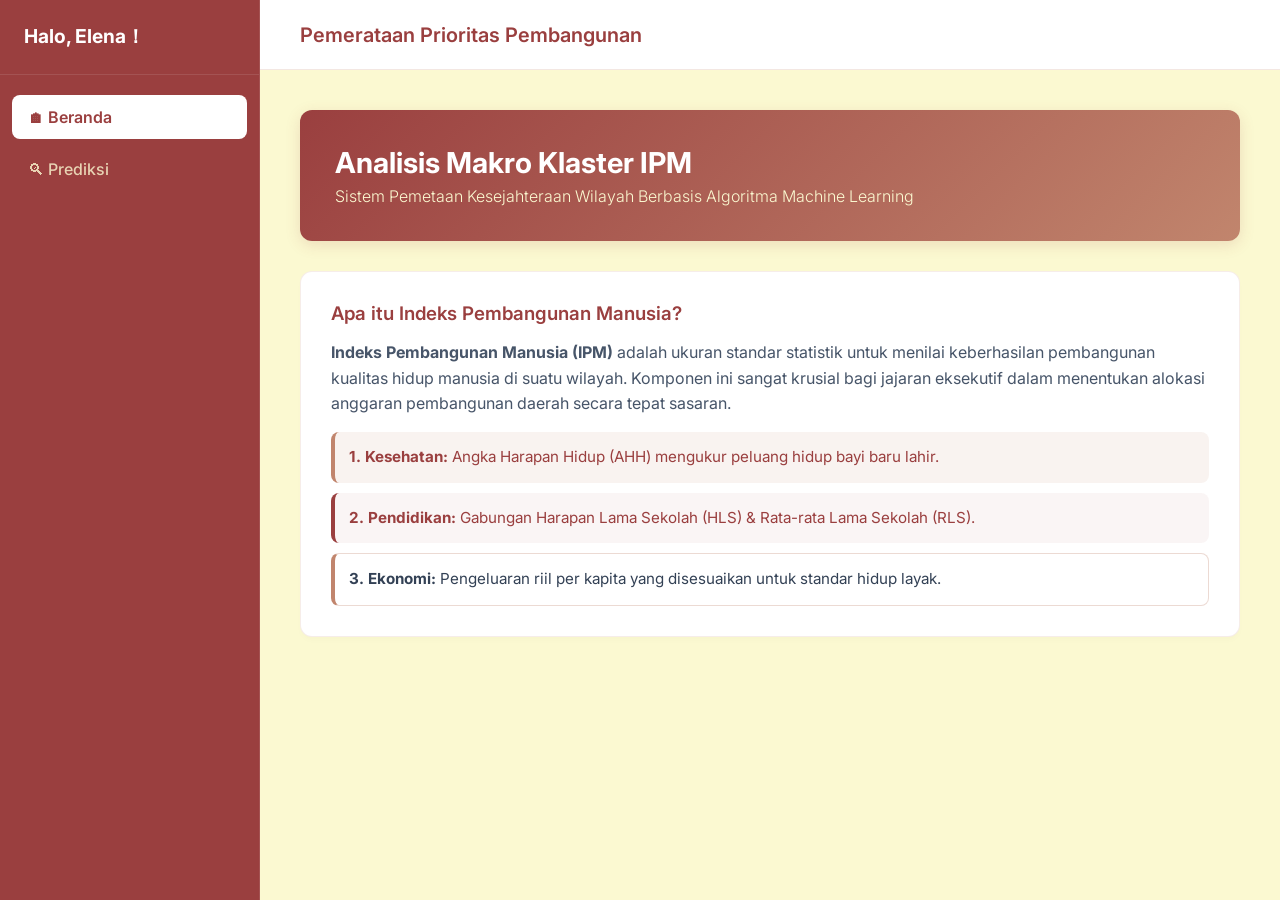
<file: templates/index.html>
<!DOCTYPE html>
<html lang="id">
<head>
    <meta charset="UTF-8">
    <meta name="viewport" content="width=device-width, initial-scale=1.0">
    <title>Dashboard Analisis IPM</title>
    <link rel="stylesheet" href="/static/style.css">
</head>
<body>

    <div class="sidebar">
        <div class="sidebar-brand">Halo, Elena！</div>
        <ul class="sidebar-menu">
            <li class="active"><a href="/">🏠︎ Beranda</a></li>
            <li><a href="/prediksi">🔍︎ Prediksi</a></li>
        </ul>
    </div>

    <div class="main-content">
        <div class="top-header">
            <div class="header-title"><h2>Pemerataan Prioritas Pembangunan</h2></div>
        </div>

        <div class="page-body">
            <div class="hero-banner">
                <h1>Analisis Makro Klaster IPM</h1>
                <p>Sistem Pemetaan Kesejahteraan Wilayah Berbasis Algoritma Machine Learning</p>
            </div>

            <div class="card-white">
                <h3>Apa itu Indeks Pembangunan Manusia?</h3>
                <p style="line-height: 1.6; color: #475569;"><b>Indeks Pembangunan Manusia (IPM)</b> adalah ukuran standar statistik untuk menilai keberhasilan pembangunan kualitas hidup manusia di suatu wilayah. Komponen ini sangat krusial bagi jajaran eksekutif dalam menentukan alokasi anggaran pembangunan daerah secara tepat sasaran.</p>
                
                <div class="dimensi-list">
                    <div class="dimensi-item dimensi-1"><b>1. Kesehatan:</b> Angka Harapan Hidup (AHH) mengukur peluang hidup bayi baru lahir.</div>
                    <div class="dimensi-item dimensi-2"><b>2. Pendidikan:</b> Gabungan Harapan Lama Sekolah (HLS) & Rata-rata Lama Sekolah (RLS).</div>
                    <div class="dimensi-item dimensi-3"><b>3. Ekonomi:</b> Pengeluaran riil per kapita yang disesuaikan untuk standar hidup layak.</div>
                </div>
            </div>
        </div>
    </div>

</body>
</html>
</file>
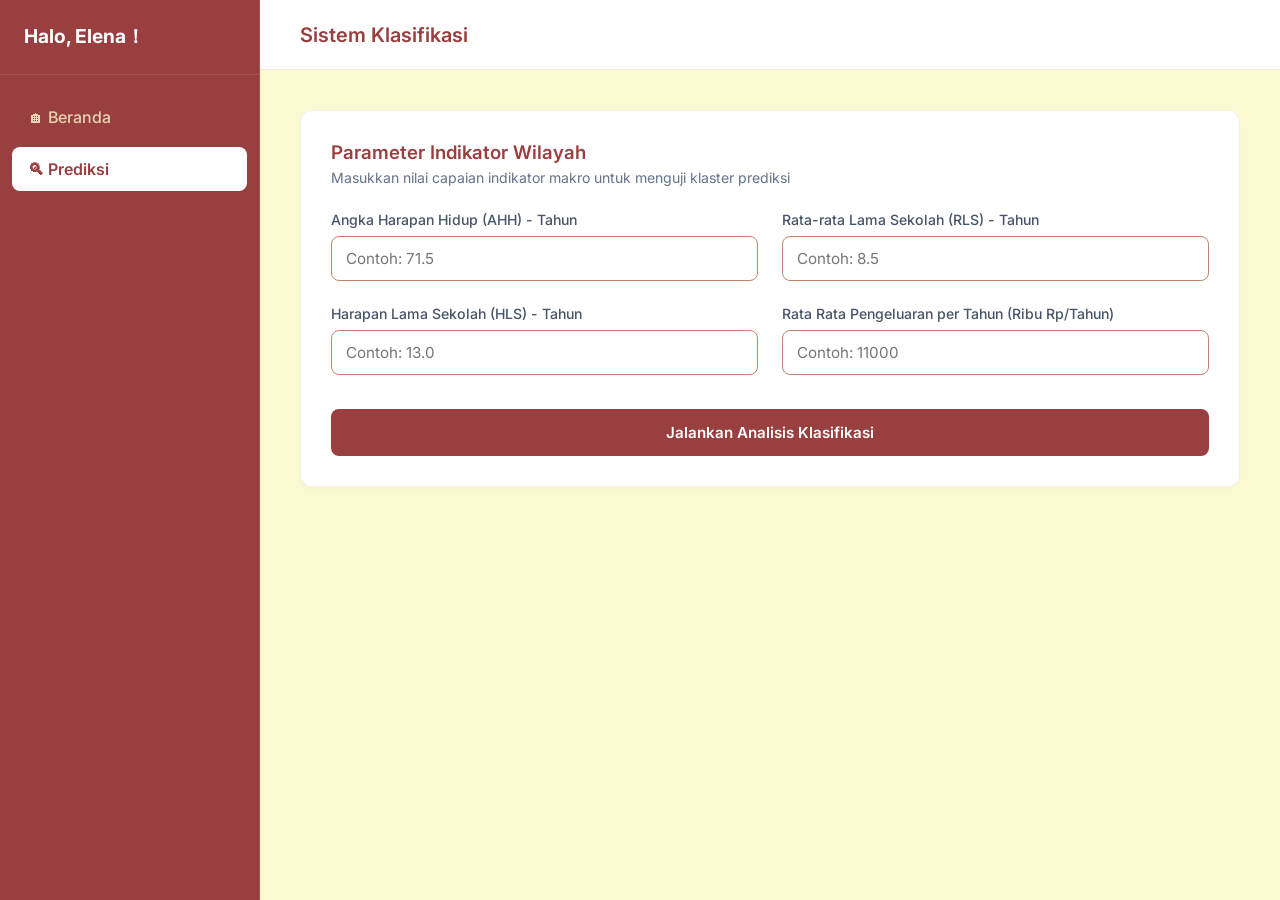
<file: templates/prediksi.html>
<!DOCTYPE html>
<html lang="id">
<head>
    <meta charset="UTF-8">
    <meta name="viewport" content="width=device-width, initial-scale=1.0">
    <title>Simulasi Klasifikasi IPM</title>
    <link rel="stylesheet" href="/static/style.css">
</head>
<body>

    <div class="sidebar">
        <div class="sidebar-brand">Halo, Elena！</div>
        <ul class="sidebar-menu">
            <li><a href="/">🏠︎ Beranda</a></li>
            <li class="active"><a href="/prediksi">🔍︎ Prediksi</a></li>
        </ul>
    </div>

    <div class="main-content">
        <div class="top-header">
            <div class="header-title"><h2>Sistem Klasifikasi</h2></div>
        </div>

        <div class="page-body">
            <div class="card-white">
                <h3 style="margin-bottom: 5px;">Parameter Indikator Wilayah</h3>
                <p style="color:#64748b; font-size:0.88rem; margin-bottom:25px;">Masukkan nilai capaian indikator makro untuk menguji klaster prediksi</p>
                
                <form id="ipmForm" class="form-grid">
                    <div class="form-group">
                        <label>Angka Harapan Hidup (AHH) - Tahun</label>
                        <input type="number" id="ahh" step="0.1" min="50" max="90" placeholder="Contoh: 71.5" required>
                    </div>
                    <div class="form-group">
                        <label>Rata-rata Lama Sekolah (RLS) - Tahun</label>
                        <input type="number" id="rls" step="0.1" min="1" max="20" placeholder="Contoh: 8.5" required>
                    </div>
                    <div class="form-group">
                        <label>Harapan Lama Sekolah (HLS) - Tahun</label>
                        <input type="number" id="hls" step="0.1" min="5" max="20" placeholder="Contoh: 13.0" required>
                    </div>
                    <div class="form-group">
                        <label>Rata Rata Pengeluaran per Tahun (Ribu Rp/Tahun)</label>
                        <input type="number" id="pengeluaran" min="1000" max="30000" placeholder="Contoh: 11000" required>
                    </div>
                    <button type="submit" class="btn-submit">Jalankan Analisis Klasifikasi</button>
                </form>
            </div>

            <div id="resultBox" class="result-card">
                <h3 id="resultTitle" style="margin-top:0; margin-bottom:8px;"></h3>
                <p id="resultDesc" style="margin:0; font-size:0.95rem; line-height:1.5;"></p>
            </div>
        </div>
    </div>

    <script>
        document.getElementById('ipmForm').addEventListener('submit', async function(e) {
            e.preventDefault();
            const data = {
                ahh: parseFloat(document.getElementById('ahh').value),
                hls: parseFloat(document.getElementById('hls').value),
                rls: parseFloat(document.getElementById('rls').value),
                pengeluaran: parseFloat(document.getElementById('pengeluaran').value)
            };

            const response = await fetch('/predict', {
                method: 'POST',
                headers: { 'Content-Type': 'application/json' },
                body: JSON.stringify(data)
            });

            const result = await response.json();
            const resultBox = document.getElementById('resultBox');
            const resultTitle = document.getElementById('resultTitle');
            const resultDesc = document.getElementById('resultDesc');

            resultBox.className = 'result-card';
            
            if(result.cluster === 0) {
                resultBox.classList.add('cluster-0');
                resultTitle.innerText = "🟥 Terdeteksi: CLUSTER 0 (Kesejahteraan Rendah)";
                resultDesc.innerHTML = "<b>Rekomendasi:</b> Perlu intervensi khusus untuk akselerasi infrastruktur kesehatan dasar.";
            } else if(result.cluster === 1) {
                resultBox.classList.add('cluster-1');
                resultTitle.innerText = "🟨 Terdeteksi: CLUSTER 1 (Kesejahteraan Sedang)";
                resultDesc.innerHTML = "<b>Rekomendasi:</b> Fokus diarahkan pada perluasan mutu pendidikan tingkat menengah ke atas.";
            } else {
                resultBox.classList.add('cluster-2');
                resultTitle.innerText = "🟩 Terdeteksi: CLUSTER 2 (Kesejahteraan Tinggi)";
                resultDesc.innerHTML = "<b>Status:</b> Capaian komponen makro daerah sangat prima dan berada di atas ambang batas rata-rata.";
            }

            resultBox.style.display = 'block';
            resultBox.scrollIntoView({ behavior: 'smooth' });
        });
    </script>
</body>
</html>
</file>
<file: static/style.css>
@import url('https://fonts.googleapis.com/css2?family=Inter:wght@300;400;500;600;700&display=swap');

* {
    box-sizing: border-box;
    font-family: 'Inter', sans-serif;
    margin: 0;
    padding: 0;
}

body {
    background-color: #FBF9D1;
    color: #334155;
    display: flex;
    min-height: 100vh;
}

.sidebar {
    width: 260px;
    background-color: #9A3F3F; /* Merah Bata Tradisional */
    color: #FBF9D1;
    display: flex;
    flex-direction: column;
    position: fixed;
    height: 100vh;
    left: 0;
    top: 0;
    border-right: 1px solid rgba(255, 255, 255, 0.1);
    z-index: 100;
}

.sidebar-brand {
    padding: 24px;
    font-size: 1.2rem;
    font-weight: 700;
    color: #FFFFFF;
    border-bottom: 1px solid rgba(255, 255, 255, 0.1);
}

.sidebar-menu {
    list-style: none;
    padding: 20px 12px;
    display: flex;
    flex-direction: column;
    gap: 8px;
}

.sidebar-menu a {
    display: flex;
    align-items: center;
    gap: 12px;
    padding: 12px 16px;
    color: rgba(251, 249, 209, 0.8);
    text-decoration: none;
    font-weight: 500;
    border-radius: 8px;
    transition: all 0.2s;
}

.sidebar-menu a:hover {
    background-color: rgba(255, 255, 255, 0.15);
    color: #FFFFFF;
}

.sidebar-menu li.active a {
    background-color: #FFFFFF; 
    color: #9A3F3F;      
    font-weight: 600;
}


.main-content {
    margin-left: 260px;
    flex: 1;
    display: flex;
    flex-direction: column;
    min-height: 100vh;
    width: calc(100% - 260px);
}

.top-header {
    background-color: #FFFFFF;
    height: 70px;
    padding: 0 40px;
    display: flex;
    align-items: center;
    justify-content: space-between;
    border-bottom: 1px solid rgba(193, 133, 109, 0.2);
}

.header-title h2 {
    font-size: 1.25rem;
    font-weight: 600;
    color: #9A3F3F;
}

.user-profile {
    display: flex;
    align-items: center;
    gap: 10px;
    font-weight: 500;
    font-size: 0.9rem;
    color: #C1856D;
}


.page-body {
    padding: 40px;
    width: 100%;
}


.hero-banner {
    background: linear-gradient(135deg, #9A3F3F 0%, #C1856D 100%); /* Kombinasi Gradasi Baru */
    padding: 35px;
    border-radius: 12px;
    color: #FFFFFF;
    margin-bottom: 30px;
    box-shadow: 0 4px 15px rgba(154, 63, 63, 0.15);
}

.hero-banner h1 { font-size: 1.8rem; margin-bottom: 6px; color: #FFFFFF; }
.hero-banner p { color: #FBF9D1; font-weight: 300; }

.card-white {
    background-color: #FFFFFF; /* Putih Murni */
    padding: 30px;
    border-radius: 12px;
    border: 1px solid rgba(193, 133, 109, 0.15);
    box-shadow: 0 4px 6px -1px rgba(0, 0, 0, 0.02);
    margin-bottom: 30px;
    width: 100%;
}

.card-white h3 { margin-bottom: 15px; color: #9A3F3F; font-weight: 600; }

.map-img {
    width: 100%;
    max-height: 380px;
    object-fit: contain;
    border-radius: 8px;
    margin-bottom: 20px;
}

.dimensi-list { display: flex; flex-direction: column; gap: 10px; margin-top: 15px; }
.dimensi-item { padding: 14px; border-radius: 8px; font-size: 0.95rem; line-height: 1.5; }
.dimensi-1 { background-color: rgba(193, 133, 109, 0.1); border-left: 4px solid #C1856D; color: #9A3F3F; }
.dimensi-2 { background-color: rgba(154, 63, 63, 0.05); border-left: 4px solid #9A3F3F; color: #9A3F3F; }
.dimensi-3 { background-color: #FFFFFF; border: 1px solid rgba(193, 133, 109, 0.3); border-left: 4px solid #C1856D; color: #334155; }

.form-grid { 
    display: grid; 
    grid-template-columns: 1fr 1fr; 
    gap: 24px; 
    width: 100%;
}
.form-group { display: flex; flex-direction: column; gap: 8px; }
.form-group label { font-weight: 500; font-size: 0.88rem; color: #475569; }
.form-group input {
    padding: 12px 14px;
    border: 1px solid #C1856D;
    background-color: #FFFFFF;
    border-radius: 8px;
    font-size: 0.95rem;
    outline: none;
    transition: all 0.2s;
}
.form-group input:focus {
    border-color: #9A3F3F;
    box-shadow: 0 0 0 3px rgba(154, 63, 63, 0.15);
}

.btn-submit {
    grid-column: span 2;
    padding: 14px;
    background-color: #9A3F3F;
    color: #FFFFFF;
    font-weight: 600;
    font-size: 0.95rem;
    border: none;
    border-radius: 8px;
    cursor: pointer;
    transition: background 0.2s, transform 0.1s;
    margin-top: 10px;
}
.btn-submit:hover { 
    background-color: #1e293b;
}
.btn-submit:active {
    transform: scale(0.99);
}

.result-card { margin-top: 30px; padding: 24px; border-radius: 8px; display: none; width: 100%; }
.cluster-0 { background-color: #FFF5F5; border: 1px solid #FEB2B2; border-left: 6px solid #9A3F3F; color: #9A3F3F; }
.cluster-1 { background-color: #FFFDF0; border: 1px solid #FDE047; border-left: 6px solid #C1856D; color: #78350f; }
.cluster-2 { background-color: #F0FDF4; border: 1px solid #BBF7D0; border-left: 6px solid #22c55e; color: #14532d; }

@media (max-width: 992px) {
    .form-grid { grid-template-columns: 1fr; }
    .btn-submit { grid-column: span 1; }
}
</file>
